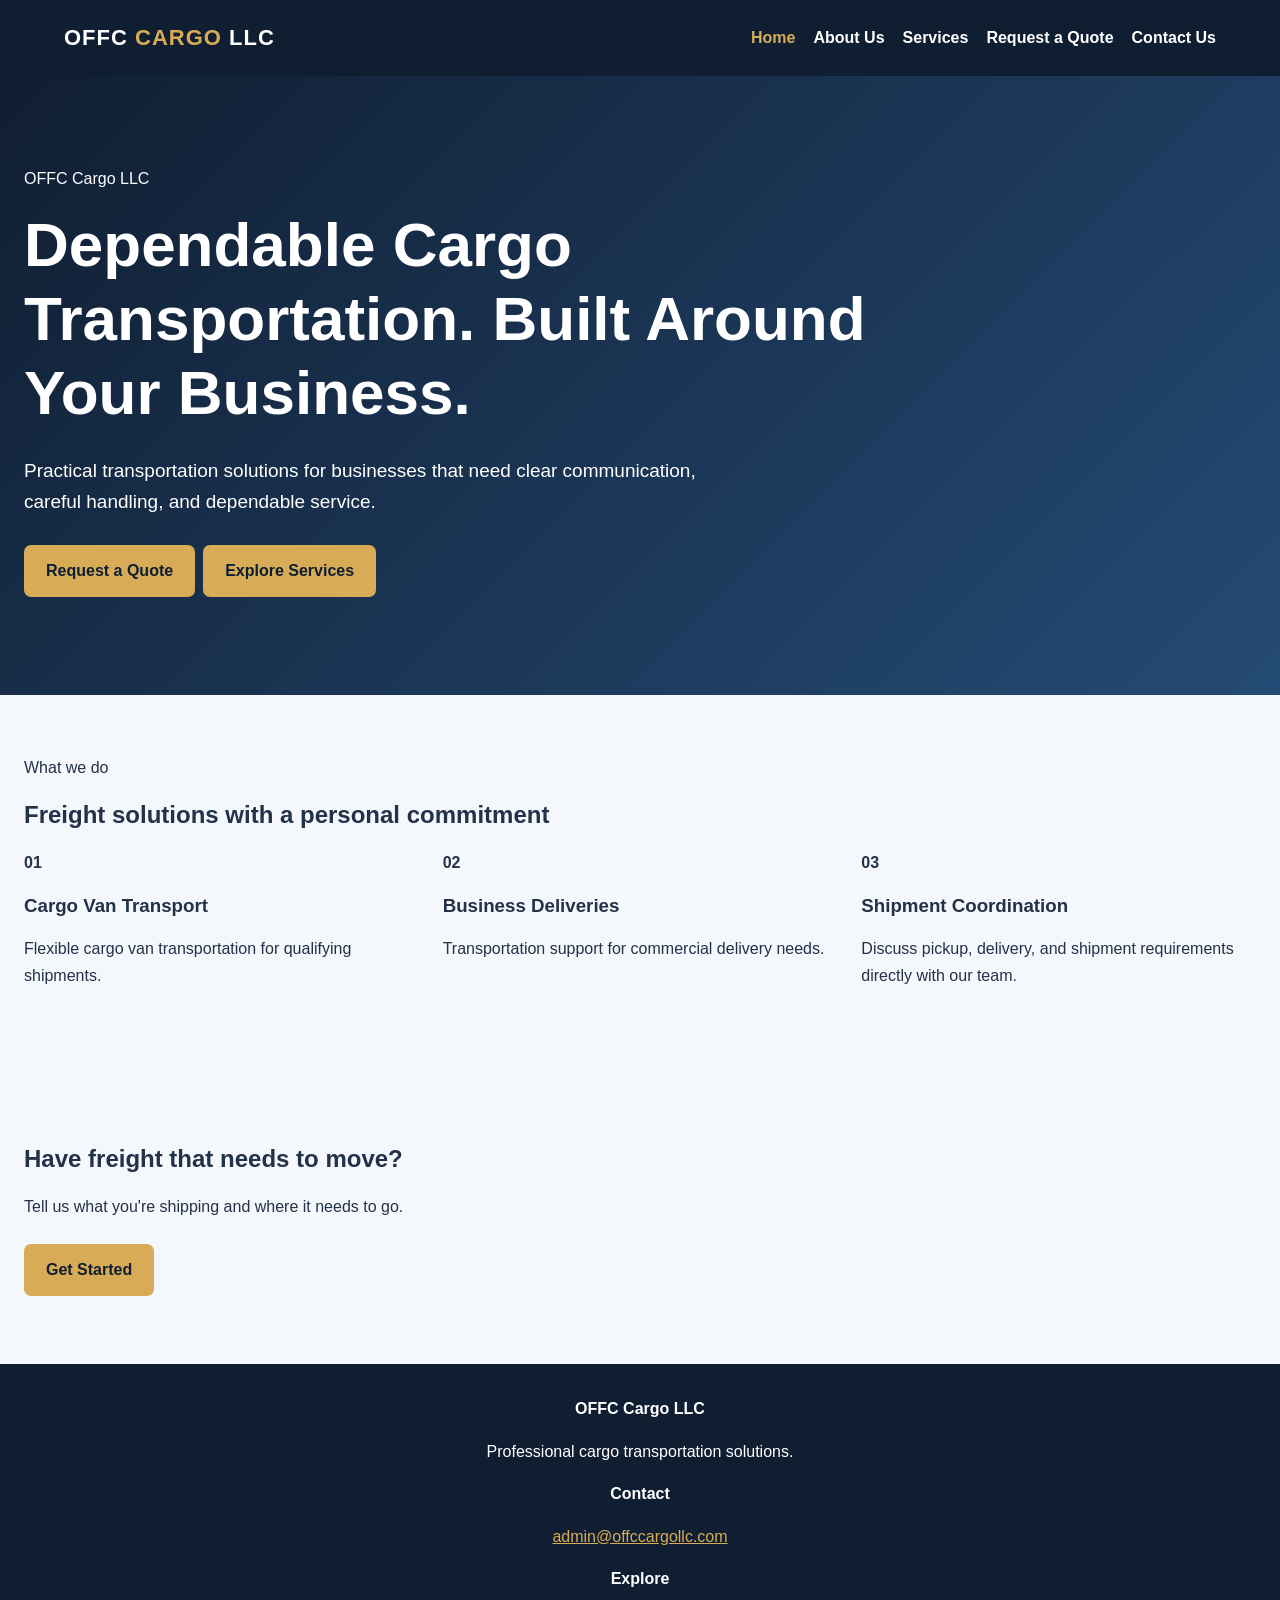
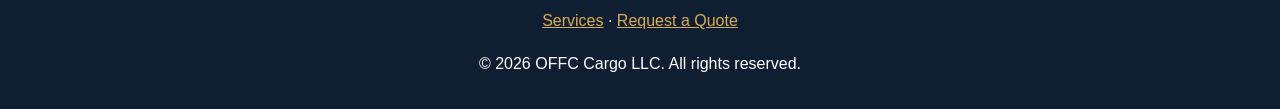
<file: index.html>
<!doctype html><html lang="en"><head><meta charset="utf-8"><meta name="viewport" content="width=device-width, initial-scale=1"><meta name="description" content="OFFC Cargo LLC — cargo transportation and delivery solutions. Contact us to discuss your shipment needs."><title>Home | OFFC Cargo LLC</title><link rel="stylesheet" href="styles.css"></head><body><header><div class="nav"><a class="logo" href="index.html">OFFC <span>CARGO</span> LLC</a><nav aria-label="Main navigation"><a class="active" href="index.html">Home</a><a class="" href="about.html">About Us</a><a class="" href="services.html">Services</a><a class="" href="quote.html">Request a Quote</a><a class="" href="contact.html">Contact Us</a></nav></div></header><section class="hero"><div class="wrap"><div class="eyebrow">OFFC Cargo LLC</div><h1>Dependable Cargo Transportation. Built Around Your Business.</h1><p>Practical transportation solutions for businesses that need clear communication, careful handling, and dependable service.</p><a class="btn" href="quote.html">Request a Quote</a><a class="btn secondary" href="services.html">Explore Services</a></div></section><section class="section"><div class="wrap"><div class="eyebrow">What we do</div><h2>Freight solutions with a personal commitment</h2><div class="grid"><div class="tile"><b>01</b><h3>Cargo Van Transport</h3><p>Flexible cargo van transportation for qualifying shipments.</p></div><div class="tile"><b>02</b><h3>Business Deliveries</h3><p>Transportation support for commercial delivery needs.</p></div><div class="tile"><b>03</b><h3>Shipment Coordination</h3><p>Discuss pickup, delivery, and shipment requirements directly with our team.</p></div></div></div></section><section class="banner"><div class="wrap"><h2>Have freight that needs to move?</h2><p>Tell us what you're shipping and where it needs to go.</p><a class="btn" href="quote.html">Get Started</a></div></section><footer><div class="wrap foot"><div><strong>OFFC Cargo LLC</strong><p>Professional cargo transportation solutions.</p></div><div><strong>Contact</strong><p><a href="mailto:admin@offccargollc.com">admin@offccargollc.com</a></p></div><div><strong>Explore</strong><p><a href="services.html">Services</a> · <a href="quote.html">Request a Quote</a></p></div></div><div class="wrap note">© 2026 OFFC Cargo LLC. All rights reserved.</div></footer></body></html>
</file>
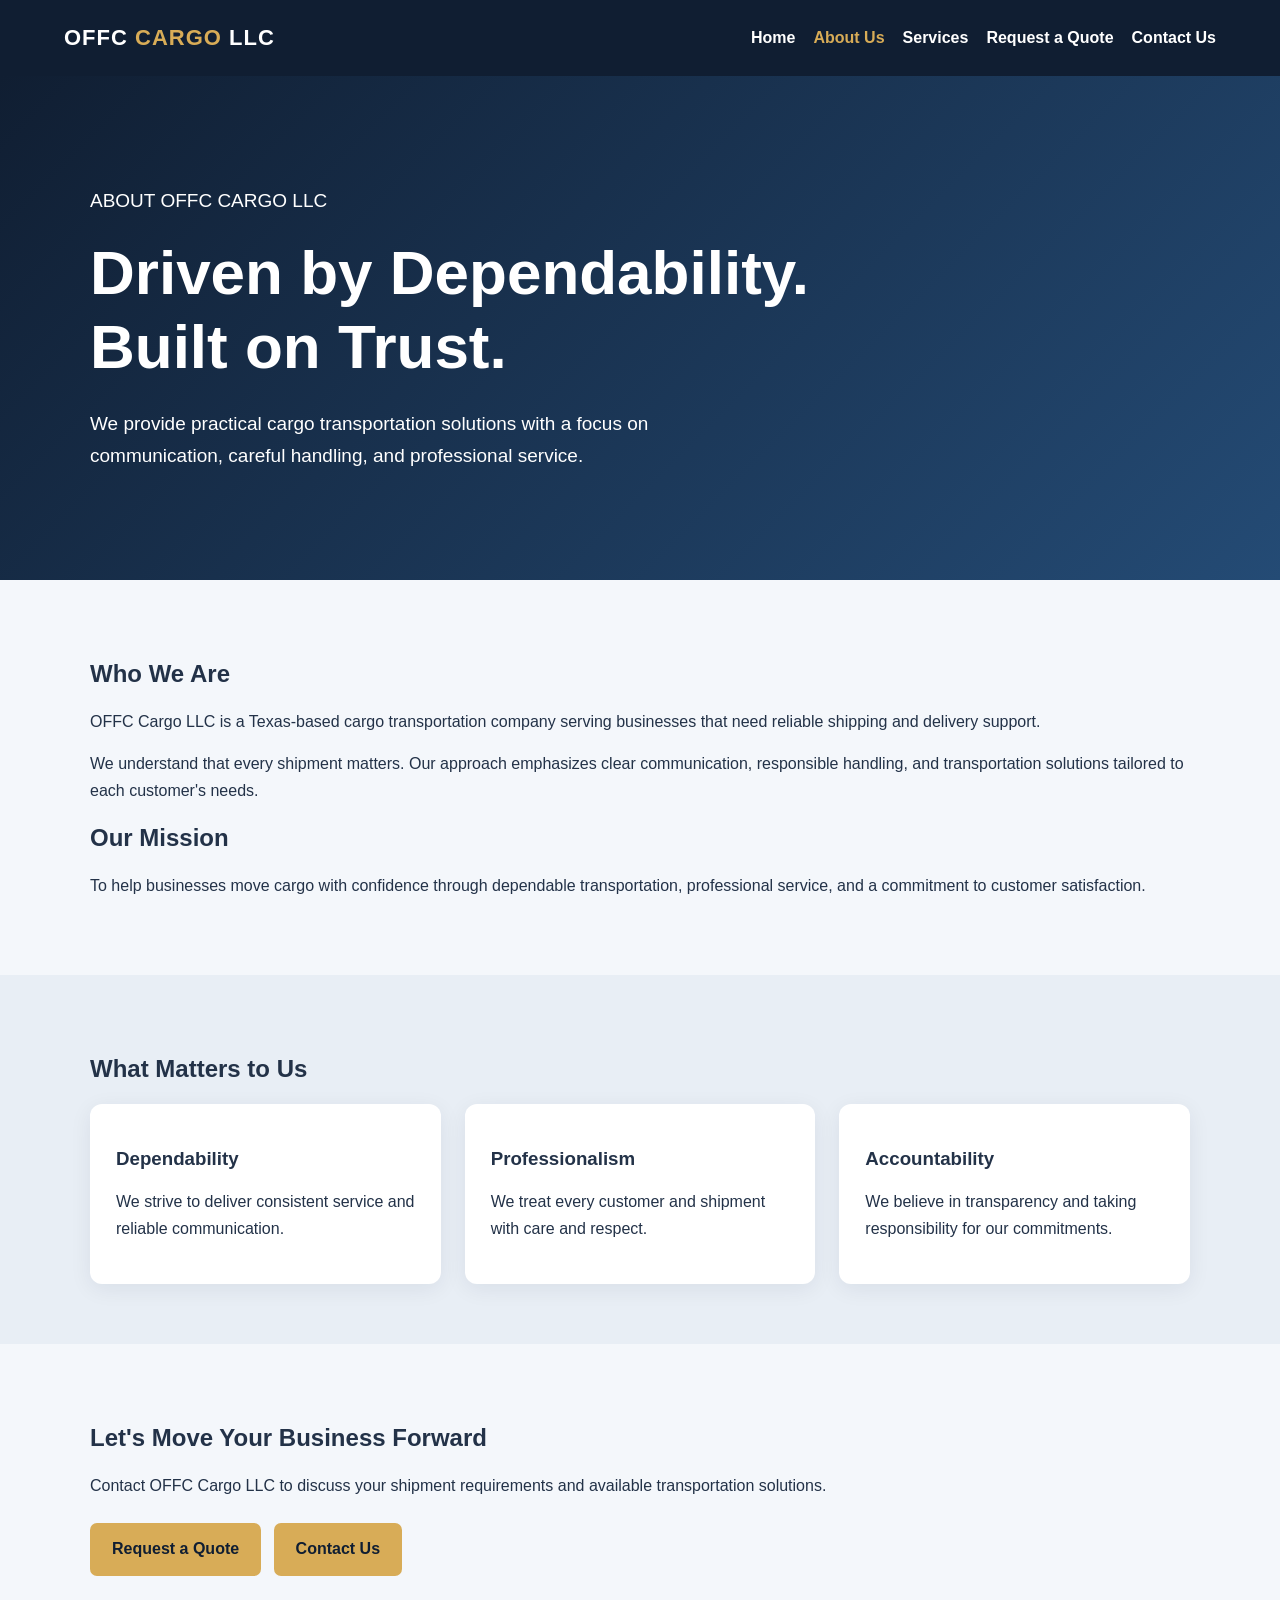
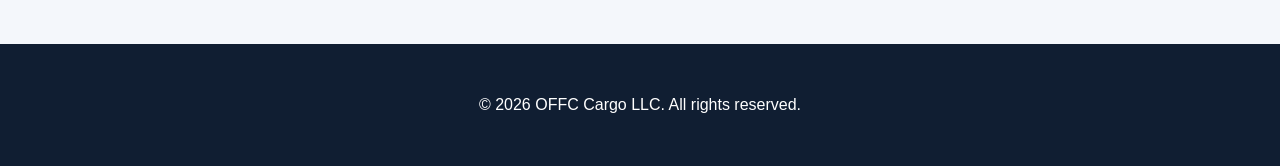
<file: about.html>
<!DOCTYPE html>
<html lang="en">
<head>
  <meta charset="UTF-8">
  <meta name="viewport" content="width=device-width, initial-scale=1">
  <meta name="description" content="Learn about OFFC Cargo LLC, a Texas cargo transportation company committed to dependable service and clear communication.">
  <title>About Us | OFFC Cargo LLC</title>
  <link rel="stylesheet" href="styles.css">
</head>
<body>
<header>
  <div class="nav">
    <a class="logo" href="index.html">OFFC <span>CARGO</span> LLC</a>
    <nav aria-label="Main navigation">
      <a href="index.html">Home</a>
      <a class="active" href="about.html">About Us</a>
      <a href="services.html">Services</a>
      <a href="quote.html">Request a Quote</a>
      <a href="contact.html">Contact Us</a>
    </nav>
  </div>
</header>
<main>
  <section class="hero">
    <div class="container">
      <p>ABOUT OFFC CARGO LLC</p>
      <h1>Driven by Dependability. Built on Trust.</h1>
      <p>We provide practical cargo transportation solutions with a focus on communication, careful handling, and professional service.</p>
    </div>
  </section>
  <section>
    <div class="container">
      <h2>Who We Are</h2>
      <p>OFFC Cargo LLC is a Texas-based cargo transportation company serving businesses that need reliable shipping and delivery support.</p>
      <p>We understand that every shipment matters. Our approach emphasizes clear communication, responsible handling, and transportation solutions tailored to each customer's needs.</p>
      <h2>Our Mission</h2>
      <p>To help businesses move cargo with confidence through dependable transportation, professional service, and a commitment to customer satisfaction.</p>
    </div>
  </section>
  <section style="background:#e8eef5">
    <div class="container">
      <h2>What Matters to Us</h2>
      <div class="grid">
        <div class="card">
          <h3>Dependability</h3>
          <p>We strive to deliver consistent service and reliable communication.</p>
        </div>
        <div class="card">
          <h3>Professionalism</h3>
          <p>We treat every customer and shipment with care and respect.</p>
        </div>
        <div class="card">
          <h3>Accountability</h3>
          <p>We believe in transparency and taking responsibility for our commitments.</p>
        </div>
      </div>
    </div>
  </section>
  <section>
    <div class="container">
      <h2>Let's Move Your Business Forward</h2>
      <p>Contact OFFC Cargo LLC to discuss your shipment requirements and available transportation solutions.</p>
      <a class="btn" href="quote.html">Request a Quote</a>
      <a class="btn" href="contact.html">Contact Us</a>
    </div>
  </section>
</main>
<footer>
  <p>&copy; 2026 OFFC Cargo LLC. All rights reserved.</p>
</footer>
</body>
</html>
</file>
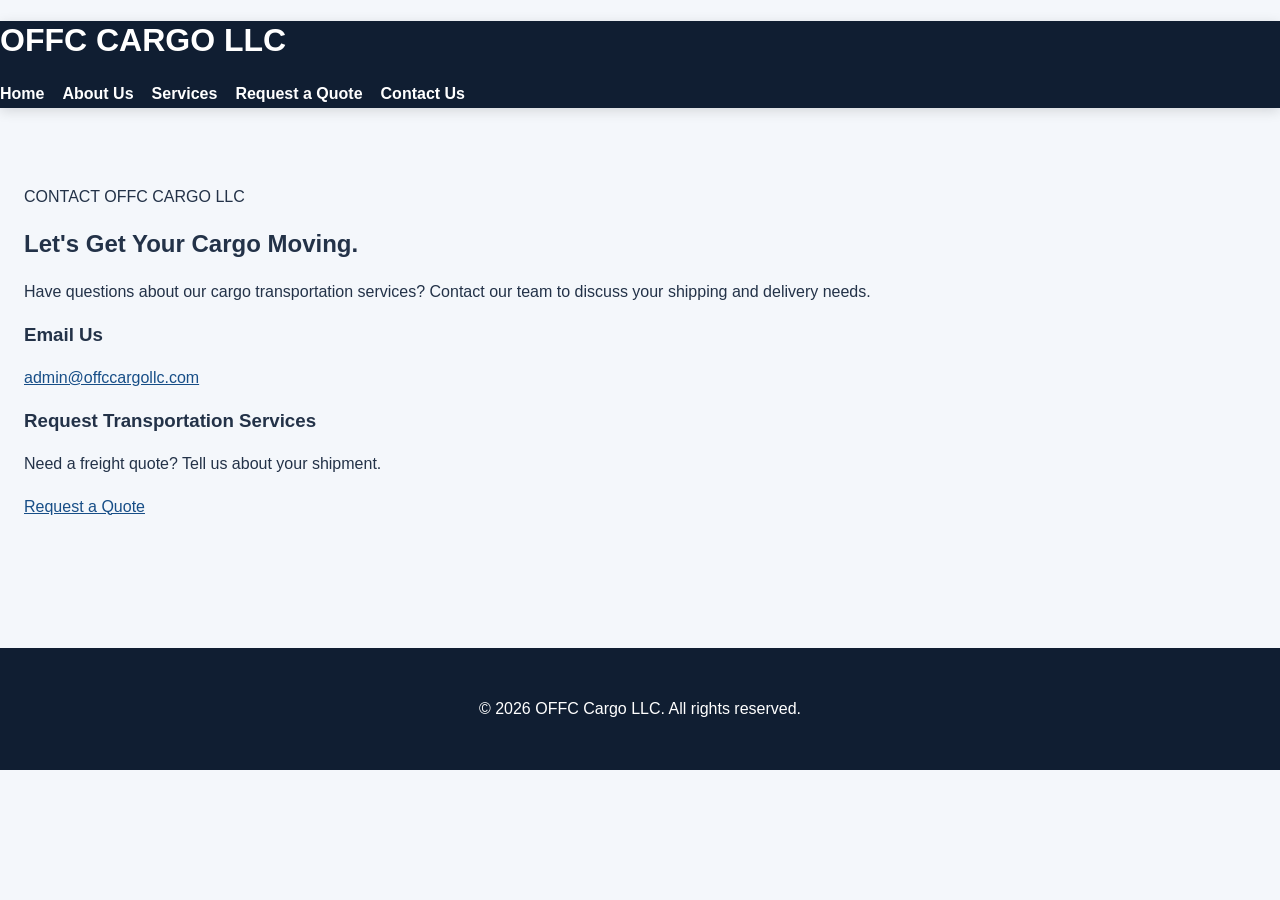
<file: contact.html>
<!DOCTYPE html>
<html lang="en">
<head>
  <meta charset="UTF-8">
  <meta name="viewport" content="width=device-width, initial-scale=1">
  <title>Contact Us | OFFC Cargo LLC</title>
  <link rel="stylesheet" href="styles.css">
</head>
<body>
  <header>
    <h1>OFFC CARGO LLC</h1>
    <nav>
      <a href="index.html">Home</a>
      <a href="about.html">About Us</a>
      <a href="services.html">Services</a>
      <a href="quote.html">Request a Quote</a>
      <a href="contact.html">Contact Us</a>
    </nav>
  </header>

  <main>
    <section>
      <p>CONTACT OFFC CARGO LLC</p>
      <h2>Let's Get Your Cargo Moving.</h2>
      <p>
        Have questions about our cargo transportation
        services? Contact our team to discuss your
        shipping and delivery needs.
      </p>
      <h3>Email Us</h3>
      <p>
        <a href="mailto:admin@offccargollc.com">
          admin@offccargollc.com
        </a>
      </p>
      <h3>Request Transportation Services</h3>
      <p>
        Need a freight quote? Tell us about your shipment.
      </p>
      <a href="quote.html">Request a Quote</a>
    </section>
  </main>

  <footer>
    <p>&copy; 2026 OFFC Cargo LLC. All rights reserved.</p>
  </footer>
</body>
</html>
</file>
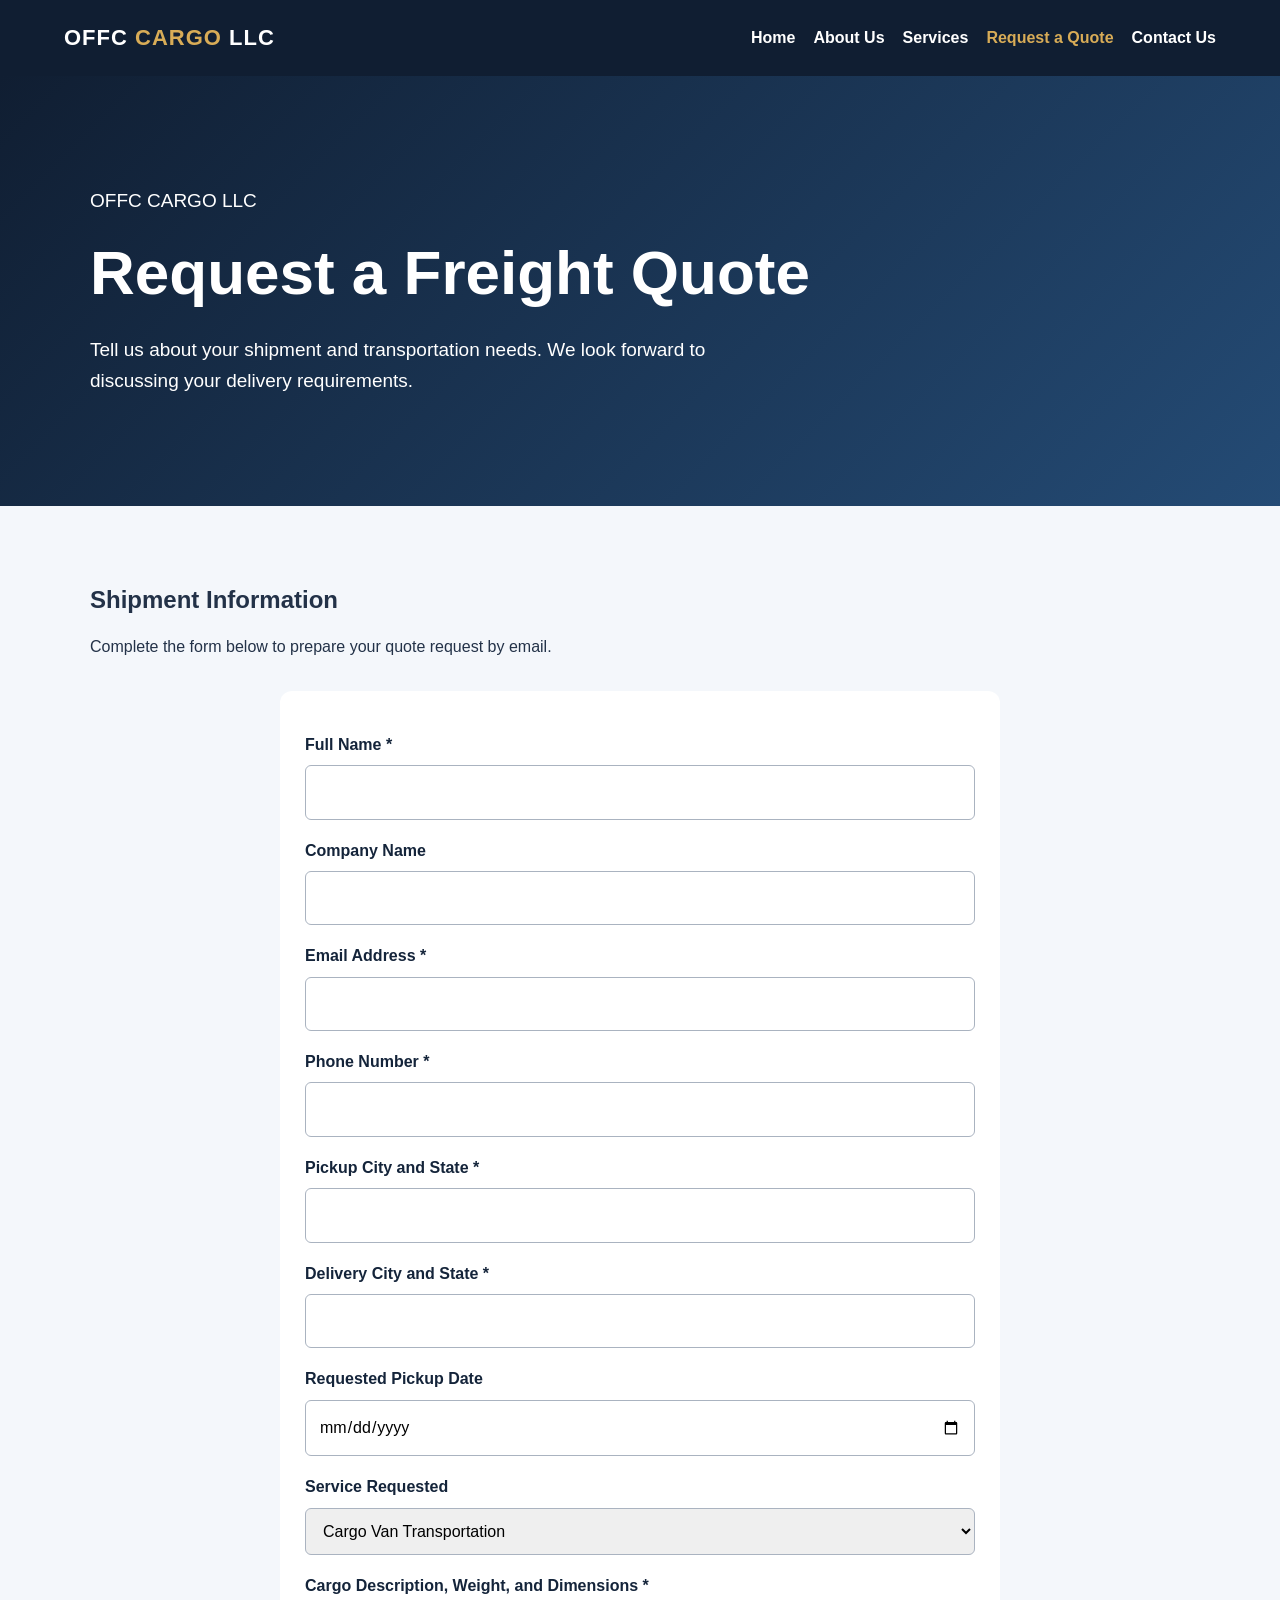
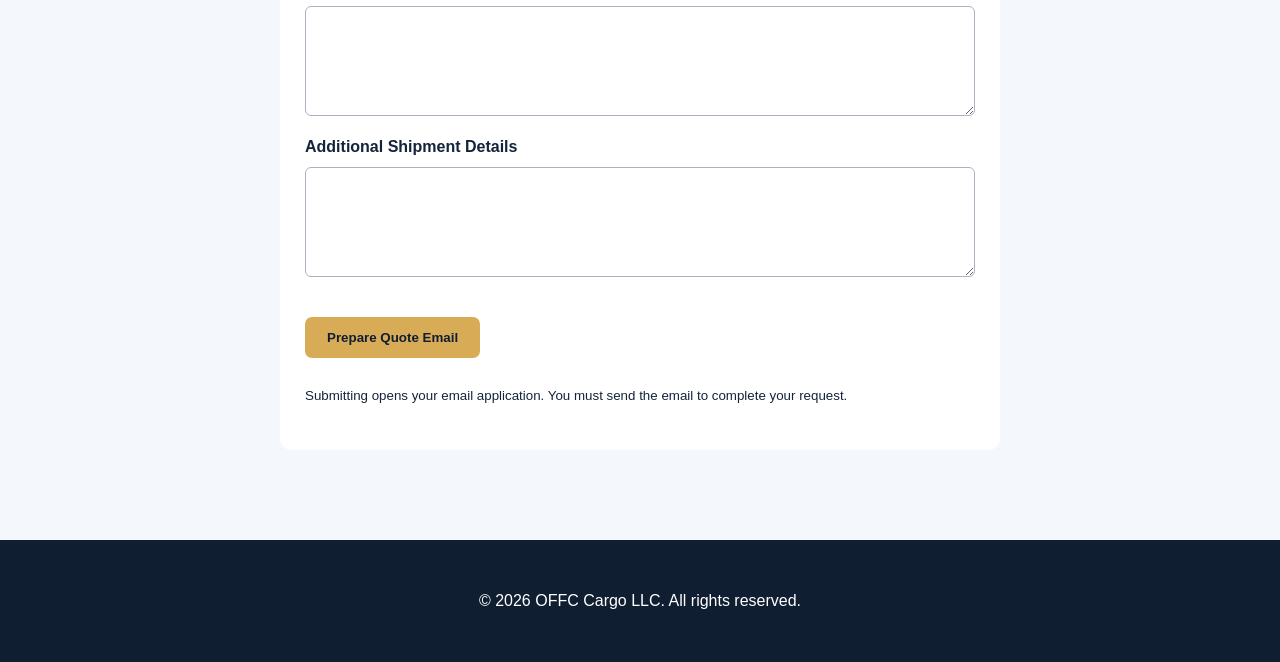
<file: quote.html>
<!DOCTYPE html>
<html lang="en">
<head>
  <meta charset="UTF-8">
  <meta name="viewport" content="width=device-width, initial-scale=1">
  <meta name="description" content="Request a cargo transportation quote from OFFC Cargo LLC.">
  <title>Request a Quote | OFFC Cargo LLC</title>
  <link rel="stylesheet" href="styles.css">
  <style>
    .quote-form {
      max-width: 720px;
      margin: 30px auto;
      padding: 25px;
      background: #fff;
      border-radius: 12px;
      color: #14243a;
    }
    .quote-form label {
      display: block;
      font-weight: 700;
      margin: 16px 0 6px;
    }
    .quote-form input,
    .quote-form textarea,
    .quote-form select {
      display: block;
      width: 100%;
      box-sizing: border-box;
      padding: 13px;
      border: 1px solid #aab3c0;
      border-radius: 6px;
      font: inherit;
    }
    .quote-form textarea { min-height: 110px; }
    .quote-form button { margin-top: 22px; }
  </style>
</head>
<body>
<header>
  <div class="nav">
    <a class="logo" href="index.html">OFFC <span>CARGO</span> LLC</a>
    <nav aria-label="Main navigation">
      <a href="index.html">Home</a>
      <a href="about.html">About Us</a>
      <a href="services.html">Services</a>
      <a class="active" href="quote.html">Request a Quote</a>
      <a href="contact.html">Contact Us</a>
    </nav>
  </div>
</header>

<main>
  <section class="hero">
    <div class="container">
      <p>OFFC CARGO LLC</p>
      <h1>Request a Freight Quote</h1>
      <p>Tell us about your shipment and transportation needs. We look forward to discussing your delivery requirements.</p>
    </div>
  </section>

  <section>
    <div class="container">
      <h2>Shipment Information</h2>
      <p>Complete the form below to prepare your quote request by email.</p>

      <form class="quote-form" id="quoteForm">
        <label for="customer">Full Name *</label>
        <input id="customer" name="customer" required>

        <label for="company">Company Name</label>
        <input id="company" name="company">

        <label for="email">Email Address *</label>
        <input id="email" type="email" name="email" required>

        <label for="phone">Phone Number *</label>
        <input id="phone" type="tel" name="phone" required>

        <label for="pickup">Pickup City and State *</label>
        <input id="pickup" name="pickup" required>

        <label for="delivery">Delivery City and State *</label>
        <input id="delivery" name="delivery" required>

        <label for="date">Requested Pickup Date</label>
        <input id="date" type="date" name="date">

        <label for="service">Service Requested</label>
        <select id="service" name="service">
          <option>Cargo Van Transportation</option>
          <option>Business Delivery</option>
          <option>Scheduled Delivery</option>
          <option>Dedicated Transportation</option>
          <option>Other / Not Sure</option>
        </select>

        <label for="cargo">Cargo Description, Weight, and Dimensions *</label>
        <textarea id="cargo" name="cargo" required></textarea>

        <label for="notes">Additional Shipment Details</label>
        <textarea id="notes" name="notes"></textarea>

        <button class="btn" type="submit">Prepare Quote Email</button>
        <p><small>Submitting opens your email application. You must send the email to complete your request.</small></p>
      </form>
    </div>
  </section>
</main>

<footer>
  <p>&copy; 2026 OFFC Cargo LLC. All rights reserved.</p>
</footer>

<script>
  document.getElementById("quoteForm").addEventListener("submit", function(event) {
    event.preventDefault();
    const data = new FormData(this);
    const fields = [
      ["Name", "customer"],
      ["Company", "company"],
      ["Email", "email"],
      ["Phone", "phone"],
      ["Pickup", "pickup"],
      ["Delivery", "delivery"],
      ["Pickup Date", "date"],
      ["Service", "service"],
      ["Cargo", "cargo"],
      ["Additional Details", "notes"]
    ];
    const body = fields.map(([label, key]) =>
      label + ": " + (data.get(key) || "Not provided")
    ).join("\n");

    const subject = encodeURIComponent("Freight Quote Request - OFFC Cargo LLC");
    const message = encodeURIComponent(body);
    window.location.href =
      "mailto:admin@offccargollc.com?subject=" +
      subject + "&body=" + message;
  });
</script>
</body>
</html>
</file>
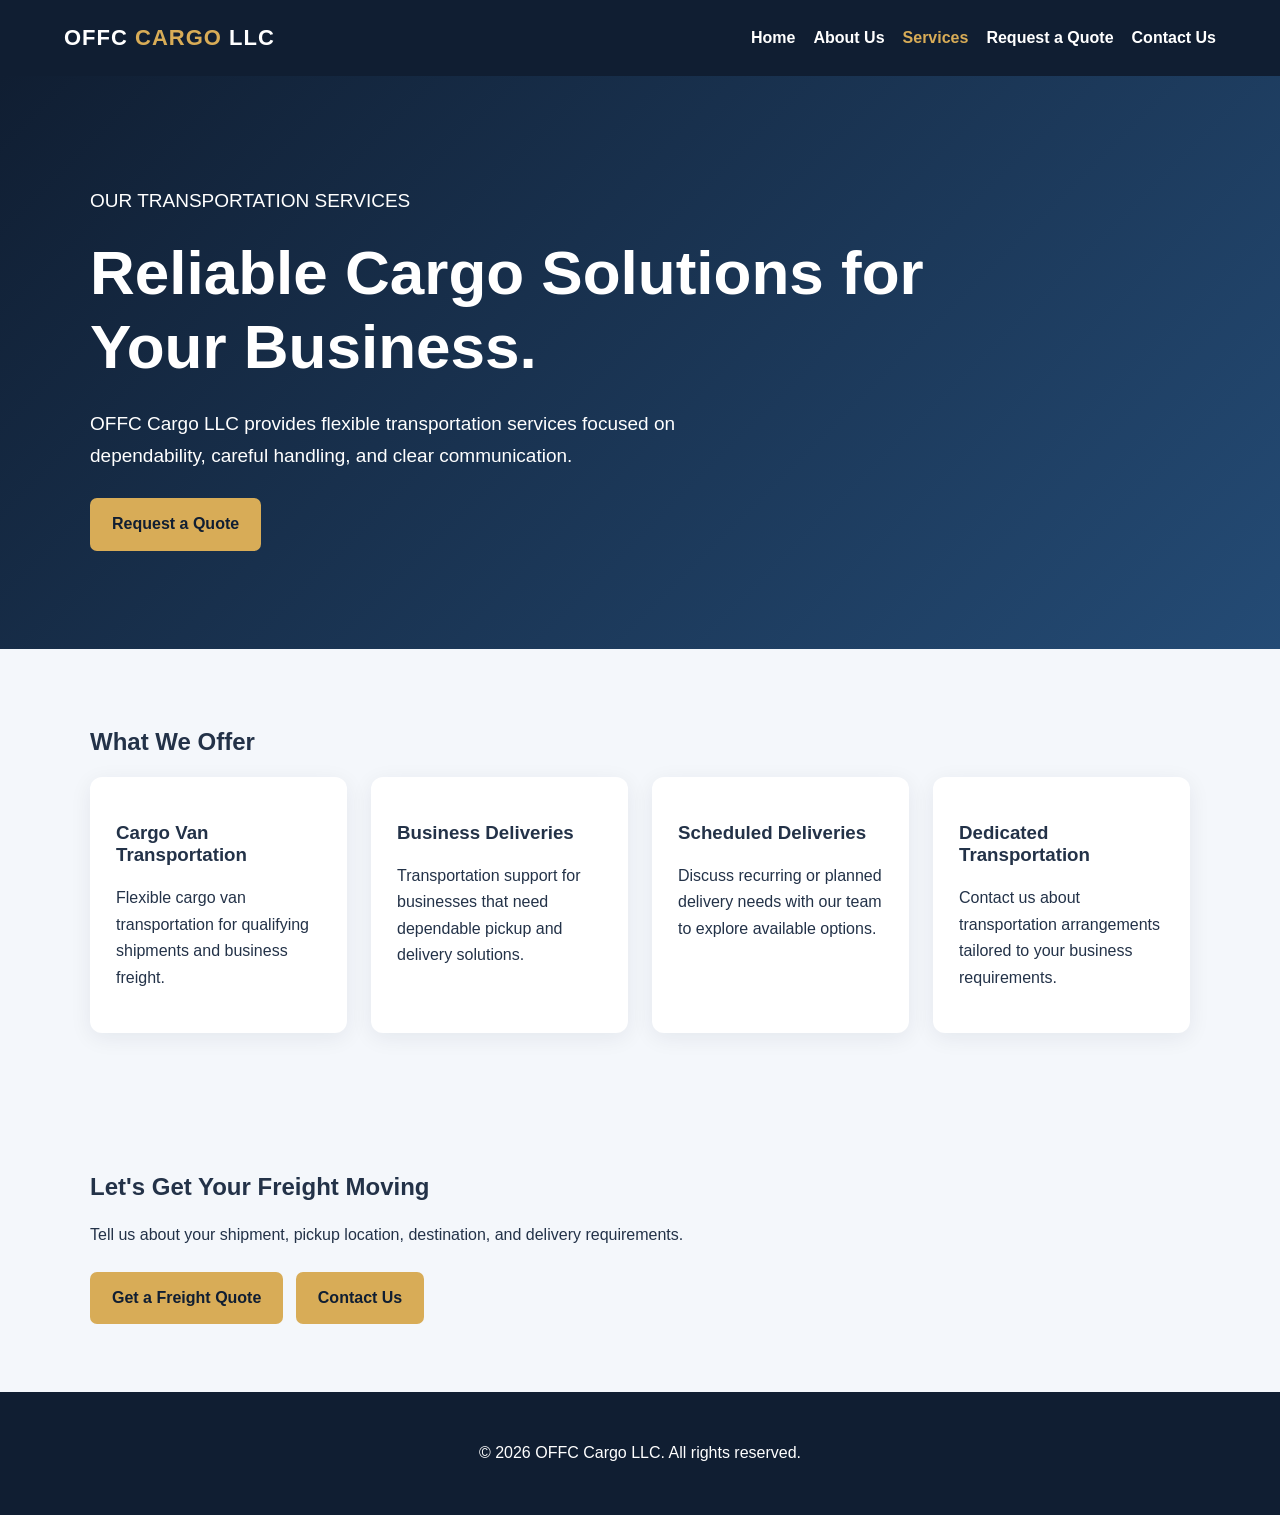
<file: services.html>
<!DOCTYPE html>
<html lang="en">
<head>
  <meta charset="UTF-8">
  <meta name="viewport" content="width=device-width, initial-scale=1">
  <meta name="description" content="Explore cargo van transportation and business delivery services from OFFC Cargo LLC.">
  <title>Services | OFFC Cargo LLC</title>
  <link rel="stylesheet" href="styles.css">
</head>
<body>
<header>
  <div class="nav">
    <a class="logo" href="index.html">OFFC <span>CARGO</span> LLC</a>
    <nav aria-label="Main navigation">
      <a href="index.html">Home</a>
      <a href="about.html">About Us</a>
      <a class="active" href="services.html">Services</a>
      <a href="quote.html">Request a Quote</a>
      <a href="contact.html">Contact Us</a>
    </nav>
  </div>
</header>

<main>
  <section class="hero">
    <div class="container">
      <p>OUR TRANSPORTATION SERVICES</p>
      <h1>Reliable Cargo Solutions for Your Business.</h1>
      <p>OFFC Cargo LLC provides flexible transportation services focused on dependability, careful handling, and clear communication.</p>
      <a class="btn" href="quote.html">Request a Quote</a>
    </div>
  </section>

  <section>
    <div class="container">
      <h2>What We Offer</h2>
      <div class="services">
        <div class="card">
          <h3>Cargo Van Transportation</h3>
          <p>Flexible cargo van transportation for qualifying shipments and business freight.</p>
        </div>
        <div class="card">
          <h3>Business Deliveries</h3>
          <p>Transportation support for businesses that need dependable pickup and delivery solutions.</p>
        </div>
        <div class="card">
          <h3>Scheduled Deliveries</h3>
          <p>Discuss recurring or planned delivery needs with our team to explore available options.</p>
        </div>
        <div class="card">
          <h3>Dedicated Transportation</h3>
          <p>Contact us about transportation arrangements tailored to your business requirements.</p>
        </div>
      </div>
    </div>
  </section>

  <section>
    <div class="container">
      <h2>Let's Get Your Freight Moving</h2>
      <p>Tell us about your shipment, pickup location, destination, and delivery requirements.</p>
      <a class="btn" href="quote.html">Get a Freight Quote</a>
      <a class="btn" href="contact.html">Contact Us</a>
    </div>
  </section>
</main>

<footer>
  <p>&copy; 2026 OFFC Cargo LLC. All rights reserved.</p>
</footer>
</body>
</html>
</file>
<file: styles.css>
:root {
  --navy: #101e32;
  --blue: #203a5b;
  --gold: #d8ac57;
  --light: #f4f7fb;
  --text: #233248;
}
* { box-sizing: border-box; }
html { scroll-behavior: smooth; }
body {
  margin: 0;
  font-family: Arial, Helvetica, sans-serif;
  color: var(--text);
  background: var(--light);
  line-height: 1.65;
}
h1, h2, h3 { line-height: 1.2; }
a { color: #174e87; }
header {
  background: var(--navy);
  color: white;
  box-shadow: 0 3px 12px #0002;
}
.nav {
  max-width: 1200px;
  margin: auto;
  padding: 20px 24px;
  display: flex;
  align-items: center;
  justify-content: space-between;
  gap: 24px;
  flex-wrap: wrap;
}
.logo {
  color: white;
  font-size: 22px;
  font-weight: 800;
  text-decoration: none;
  letter-spacing: 1px;
}
.logo span { color: var(--gold); }
nav {
  display: flex;
  gap: 18px;
  flex-wrap: wrap;
}
nav a {
  color: white;
  text-decoration: none;
  font-weight: 600;
}
nav a:hover, nav a.active { color: var(--gold); }
main { min-height: 60vh; }
section { padding: 60px 24px; }
.container {
  max-width: 1100px;
  margin: 0 auto;
}
.hero {
  padding: 90px 24px;
  color: white;
  background: linear-gradient(135deg, #101e32, #244b75);
}
.hero h1 {
  font-size: clamp(34px, 6vw, 62px);
  max-width: 850px;
  margin: 15px 0 24px;
}
.hero p {
  max-width: 680px;
  font-size: 19px;
}
.btn, .button, button[type="submit"] {
  display: inline-block;
  padding: 13px 22px;
  margin: 8px 8px 8px 0;
  border: 0;
  border-radius: 7px;
  background: var(--gold);
  color: var(--navy);
  font-weight: 700;
  text-decoration: none;
  cursor: pointer;
}
.btn:hover, .button:hover { filter: brightness(1.08); }
.grid, .cards, .services {
  display: grid;
  grid-template-columns: repeat(auto-fit, minmax(240px, 1fr));
  gap: 24px;
}
.card, .service-card {
  background: white;
  border-radius: 12px;
  padding: 26px;
  box-shadow: 0 5px 22px #10203812;
}
input, textarea, select {
  width: 100%;
  max-width: 100%;
  padding: 13px;
  margin: 7px 0 18px;
  border: 1px solid #bac6d3;
  border-radius: 7px;
  font: inherit;
}
footer {
  padding: 32px 24px;
  background: var(--navy);
  color: white;
  text-align: center;
}
footer a { color: var(--gold); }
@media (max-width: 650px) {
  .nav { flex-direction: column; align-items: flex-start; }
  nav { gap: 12px 18px; }
  section { padding: 42px 18px; }
  .hero { padding: 65px 18px; }
}
</file>
